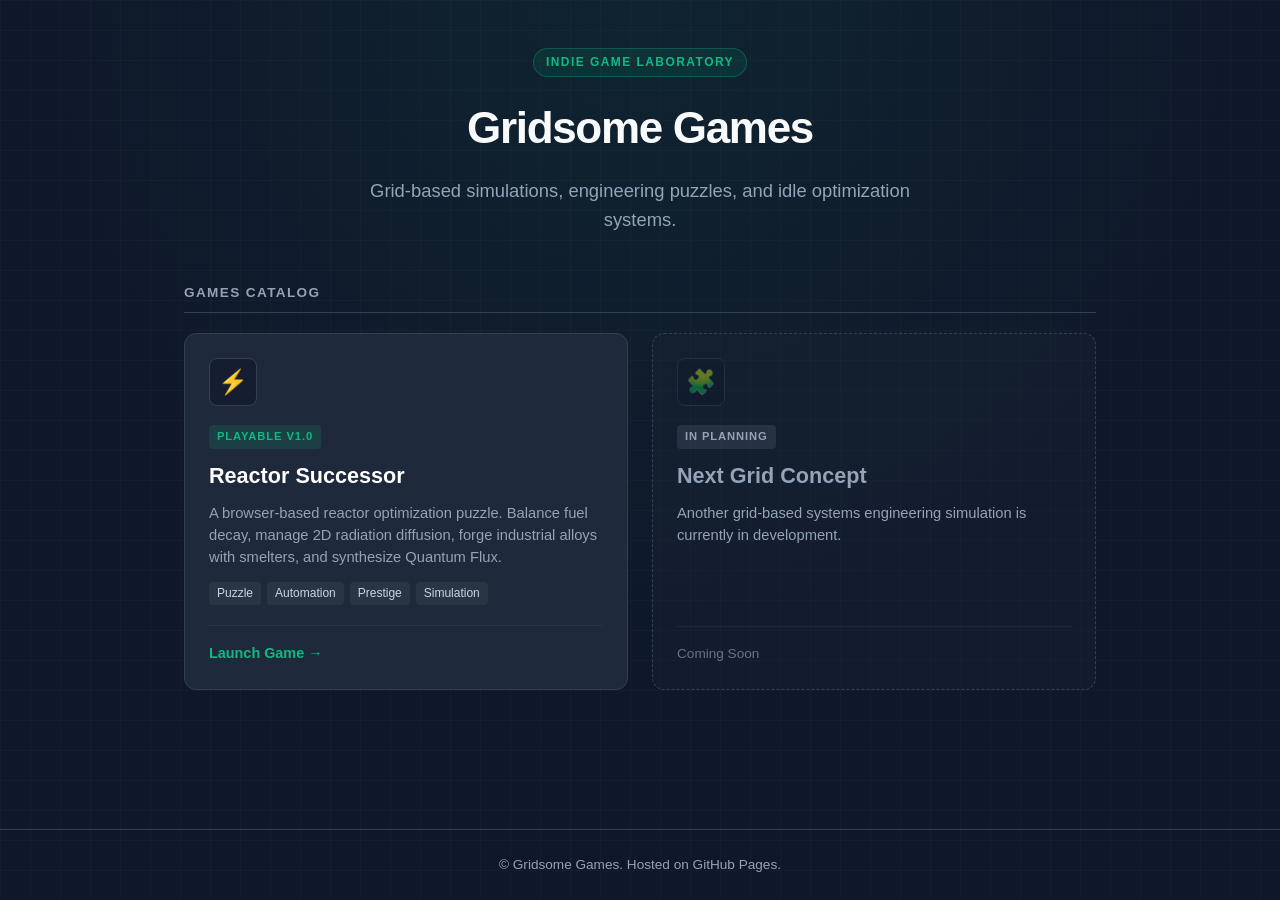
<file: index.html>
<!DOCTYPE html>
<html lang="en">
<head>
    <meta charset="UTF-8">
    <meta name="viewport" content="width=device-width, initial-scale=1.0">
    <title>Gridsome Games</title>
    <meta name="description" content="Gridsome Games — Grid-based engineering, optimization, and incremental simulations.">
    <style>
        :root {
            --bg: #0f172a;
            --surface: #1e293b;
            --surface-hover: #334155;
            --border: #334155;
            --border-hover: #475569;
            --text-primary: #f8fafc;
            --text-secondary: #94a3b8;
            --accent: #10b981;
            --accent-glow: rgba(16, 185, 129, 0.15);
            --reactor-green: #aff7b1;
            --flux-purple: #c084fc;
        }

        * {
            box-sizing: border-box;
            margin: 0;
            padding: 0;
        }

        body {
            font-family: -apple-system, BlinkMacSystemFont, "Segoe UI", Roboto, "Helvetica Neue", Arial, sans-serif;
            background-color: var(--bg);
            color: var(--text-primary);
            line-height: 1.6;
            min-height: 100vh;
            display: flex;
            flex-direction: column;
            background-image: 
                radial-gradient(circle at 50% 0%, rgba(16, 185, 129, 0.08) 0%, transparent 60%),
                linear-gradient(rgba(255, 255, 255, 0.02) 1px, transparent 1px),
                linear-gradient(90deg, rgba(255, 255, 255, 0.02) 1px, transparent 1px);
            background-size: 100% 100%, 30px 30px, 30px 30px;
        }

        .container {
            max-width: 960px;
            margin: 0 auto;
            padding: 48px 24px;
            width: 100%;
            flex: 1;
        }

        header {
            margin-bottom: 48px;
            text-align: center;
        }

        .brand-badge {
            display: inline-block;
            font-size: 0.75rem;
            font-weight: 700;
            letter-spacing: 0.12em;
            text-transform: uppercase;
            padding: 4px 12px;
            border-radius: 9999px;
            background: rgba(16, 185, 129, 0.1);
            color: var(--accent);
            border: 1px solid rgba(16, 185, 129, 0.3);
            margin-bottom: 16px;
        }

        h1 {
            font-size: 2.75rem;
            font-weight: 800;
            letter-spacing: -0.03em;
            color: var(--text-primary);
            margin-bottom: 12px;
        }

        .tagline {
            font-size: 1.15rem;
            color: var(--text-secondary);
            max-width: 600px;
            margin: 0 auto;
        }

        .section-title {
            font-size: 0.85rem;
            text-transform: uppercase;
            letter-spacing: 0.1em;
            color: var(--text-secondary);
            margin-bottom: 20px;
            font-weight: 700;
            border-bottom: 1px solid var(--border);
            padding-bottom: 8px;
        }

        .games-grid {
            display: grid;
            grid-template-columns: repeat(auto-fill, minmax(300px, 1fr));
            gap: 24px;
            margin-bottom: 48px;
        }

        .game-card {
            background-color: var(--surface);
            border: 1px solid var(--border);
            border-radius: 12px;
            padding: 24px;
            display: flex;
            flex-direction: column;
            justify-content: space-between;
            text-decoration: none;
            color: inherit;
            transition: all 0.2s ease-in-out;
            position: relative;
            overflow: hidden;
        }

        .game-card:hover {
            transform: translateY(-3px);
            border-color: var(--border-hover);
            box-shadow: 0 12px 24px -10px rgba(0, 0, 0, 0.5), 0 0 20px var(--accent-glow);
        }

        .card-top {
            margin-bottom: 20px;
        }

        .game-icon-box {
            width: 48px;
            height: 48px;
            border-radius: 8px;
            background: rgba(15, 23, 42, 0.6);
            border: 1px solid var(--border);
            display: flex;
            align-items: center;
            justify-content: center;
            font-size: 1.5rem;
            margin-bottom: 16px;
        }

        .game-status {
            font-size: 0.7rem;
            font-weight: 700;
            text-transform: uppercase;
            letter-spacing: 0.08em;
            padding: 3px 8px;
            border-radius: 4px;
            background: rgba(16, 185, 129, 0.15);
            color: var(--accent);
            display: inline-block;
            margin-bottom: 10px;
        }

        .game-title {
            font-size: 1.35rem;
            font-weight: 700;
            color: #fff;
            margin-bottom: 8px;
        }

        .game-desc {
            font-size: 0.92rem;
            color: var(--text-secondary);
            line-height: 1.5;
        }

        .tags-row {
            display: flex;
            gap: 6px;
            flex-wrap: wrap;
            margin-top: 14px;
        }

        .tag {
            font-size: 0.75rem;
            padding: 2px 8px;
            border-radius: 4px;
            background: rgba(255, 255, 255, 0.05);
            color: #cbd5e1;
        }

        .card-bottom {
            display: flex;
            align-items: center;
            justify-content: space-between;
            padding-top: 16px;
            border-top: 1px solid rgba(255, 255, 255, 0.05);
        }

        .play-link {
            font-size: 0.9rem;
            font-weight: 600;
            color: var(--accent);
            display: flex;
            align-items: center;
            gap: 6px;
        }

        /* Coming Soon / Planned Card */
        .game-card.placeholder {
            border-style: dashed;
            background: rgba(30, 41, 59, 0.3);
            cursor: default;
        }

        .game-card.placeholder:hover {
            transform: none;
            box-shadow: none;
            border-color: var(--border);
        }

        .game-card.placeholder .game-status {
            background: rgba(148, 163, 184, 0.15);
            color: var(--text-secondary);
        }

        footer {
            border-top: 1px solid var(--border);
            padding: 24px;
            text-align: center;
            font-size: 0.85rem;
            color: var(--text-secondary);
        }
    </style>
</head>
<body>
    <div class="container">
        <header>
            <span class="brand-badge">Indie Game Laboratory</span>
            <h1>Gridsome Games</h1>
            <p class="tagline">Grid-based simulations, engineering puzzles, and idle optimization systems.</p>
        </header>

        <div class="section-title">Games Catalog</div>

        <div class="games-grid">
            <!-- Game 1: Reactor Successor -->
            <a href="./Reactor Successor/" class="game-card">
                <div class="card-top">
                    <div class="game-icon-box">⚡</div>
                    <span class="game-status">Playable v1.0</span>
                    <h2 class="game-title">Reactor Successor</h2>
                    <p class="game-desc">
                        A browser-based reactor optimization puzzle. Balance fuel decay, manage 2D radiation diffusion, forge industrial alloys with smelters, and synthesize Quantum Flux.
                    </p>
                    <div class="tags-row">
                        <span class="tag">Puzzle</span>
                        <span class="tag">Automation</span>
                        <span class="tag">Prestige</span>
                        <span class="tag">Simulation</span>
                    </div>
                </div>
                <div class="card-bottom">
                    <span class="play-link">Launch Game &rarr;</span>
                </div>
            </a>

            <!-- Placeholder: Future Project -->
            <div class="game-card placeholder">
                <div class="card-top">
                    <div class="game-icon-box" style="opacity: 0.5;">🧩</div>
                    <span class="game-status">In Planning</span>
                    <h2 class="game-title" style="color: var(--text-secondary);">Next Grid Concept</h2>
                    <p class="game-desc">
                        Another grid-based systems engineering simulation is currently in development.
                    </p>
                </div>
                <div class="card-bottom">
                    <span style="font-size: 0.85rem; color: #64748b;">Coming Soon</span>
                </div>
            </div>
        </div>
    </div>

    <footer>
        <p>&copy; Gridsome Games. Hosted on GitHub Pages.</p>
    </footer>
</body>
</html>
</file>
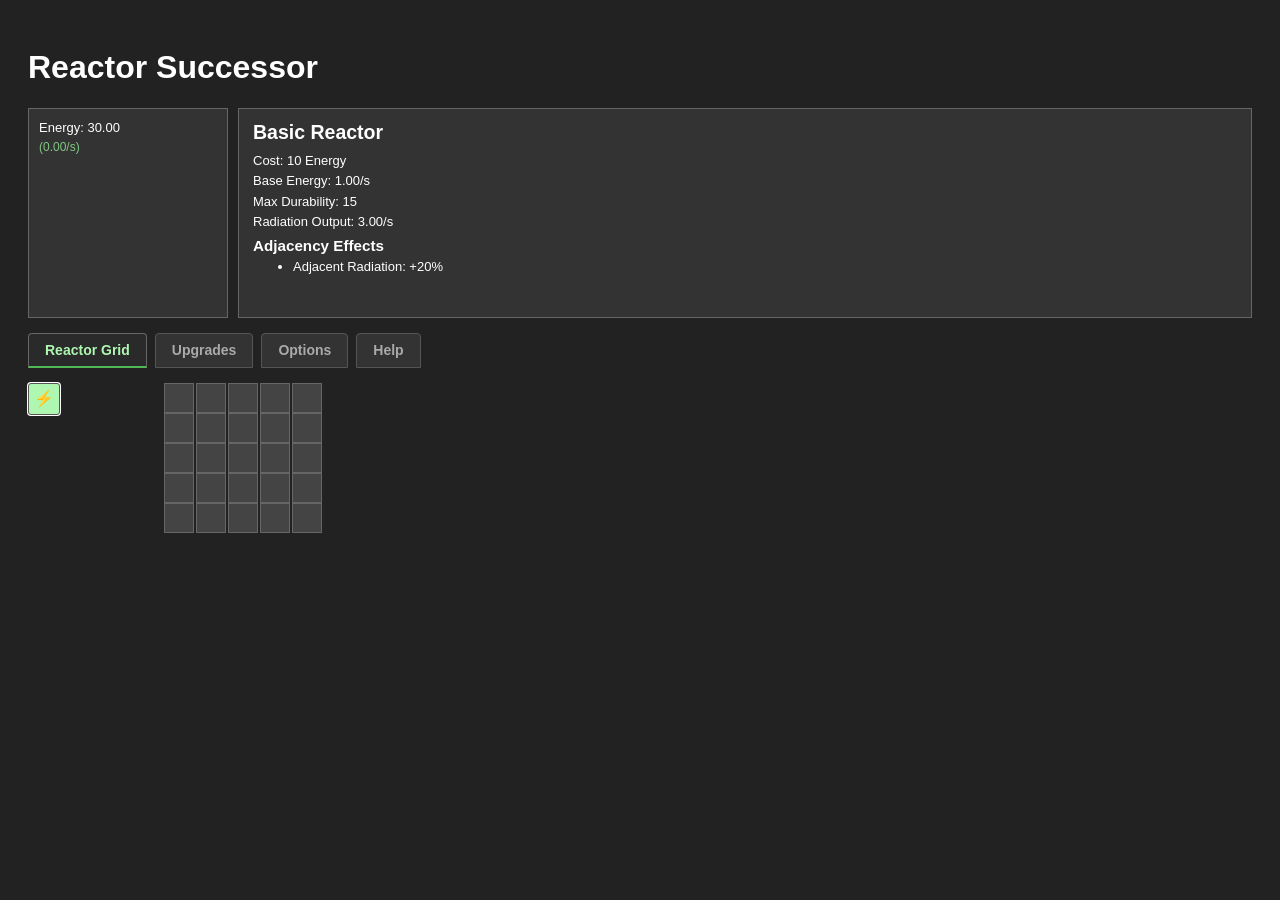
<file: Reactor Successor/index.html>
<!DOCTYPE html>
<html lang="en">
<head>
    <meta charset="UTF-8">
    <meta name="viewport" content="width=device-width, initial-scale=1.0">
    <title>Reactor Successor</title>

    <link rel="stylesheet" href="./css/style.css">

</head>
<body>
    <!-- Top Heading -->
    <h1>Reactor Successor</h1>

    <div id="infoRow">
        <div id="globalInfo">
            <div id="energy">Energy: 0</div>
            <div id="energyRate" class="stat-subtext">(+0.00/s)</div>
            <div id="alloysContainer" class="hidden">
                <div id="alloys">Alloys: 0</div>
                <div id="alloyRate" class="stat-subtext">(+0.00/s)</div>
            </div>
           <div id="autoReplaceContainer" class="hidden">
                <label id="autoReplaceLabel">
                    <input type="checkbox" id="autoReplaceMasterToggle">
                    <span>Auto-Replace (+50%)</span>
                </label>
            </div>
        </div>

        <div id="descriptionPane">
        </div>
    </div>
    <!-- View Switcher -->
    <div id="viewSwitcher">
        <button id="tabReactor" class="view-tab active-tab">Reactor Grid</button>
        <button id="tabUpgrades" class="view-tab">Upgrades</button>
        <button id="tabOptions" class="view-tab">Options</button>
        <button id="tabHelp" class="view-tab">Help</button>
    </div>
    <!-- View 1: Reactor Workspace -->
    <div id="reactorView" class="view-container">
        <div id="gameLayout">
            <div id="componentSelector"></div>
            <div id="grid"></div>
        </div>
    </div>
    <!-- View 2: Global Upgrades Panel -->
    <div id="upgradesView" class="view-container" style="display: none;">
        <div id="upgradesList"></div>
    </div>
    <!-- View 3: Help Panel -->
    <div id="helpView" class="view-container" style="display: none;">
        <div class="help-box">
            <h2>Reactor Operations Codex</h2>
            <p class="stat-subtext">Operational guide and reactor reference.</p>
            <div id="helpList"></div>
        </div>
    </div>
    <!-- View 4: Options Panel -->
    <div id="optionsView" class="view-container" style="display: none;">
        <div class="options-box">
            <h2>Game Persistence</h2>
            <p>Your game automatically saves to your browser's local storage every 15 seconds.</p>
            
            <div class="options-row">
                <button id="btnManualSave" class="opt-btn">Manual Save</button>
                <span id="saveStatus" class="save-status-text"></span>
            </div>

            <hr class="options-divider">

            <h2>Danger Zone</h2>
            <p>Erase your browser save and restart from initial scratch.</p>
            <button id="btnHardReset" class="opt-btn btn-danger">Hard Reset</button>
        </div>
    </div>
    <script type="module" src="./js/main.js"></script>
    <!-- At this point the upgrades view seems to make the componentSelector disappear as well. We'll see what I think of it. -->
</body>
</html>
</file>
<file: Reactor Successor/css/style.css>
/*
Describes the layout, definitions, colors, and sizes of the UI pieces.
*/
/* Global .hidden class just describes what hidden means, apparently. */
.hidden {display: none !important;}
body {
    font-family: Arial, sans-serif;
    background: #222;
    color: white;
    padding: 20px;
}
/* Defines visual parameters for the info row, further info pane parts below. */
#infoRow {
    display: flex;
    gap: 10px;
    margin-bottom: 15px;
}
/* 
* Description pane code
*/
/* Base panel styling common to both */
.info-panel {
    border: 1px solid #666;
    background: #333;
    padding: 10px;
    box-sizing: border-box;
    font-size: 13px;
    line-height: 1.4;
}
    /* 1. Compact Global Info: Fixed width, fixed height aligned with description pane */
    #globalInfo {
        width: 200px;
        flex: 0 0 200px; /* Does not grow, does not shrink, prevents horizontal judder */
        height: 210px;   /* Matches description pane height cleanly */
        box-sizing: border-box;
        border: 1px solid #666;
        background: #333;
        padding: 10px;
        font-size: 13px;
        line-height: 1.4;
    }
            .stat-subtext {
            font-size: 12px;
            color: #81c784;
            margin-top: 2px;
            margin-bottom: 8px;
        }

    /* 2. Expanded Description Pane with Native Two-Column Flow */
    #descriptionPane {
        flex: 1;         /* Takes all remaining width */
        height: 210px;   /* Fixed height to combat vertical judder */
        overflow-y: auto;/* Fallback scrollbar only if content exceeds 2 columns */
        box-sizing: border-box;
        border: 1px solid #666;
        background: #333;
        padding: 10px 14px;
        font-size: 13px;
        line-height: 1.4;

        /* Native CSS 2-column formatting */
        column-count: 2;
        column-gap: 24px;
        column-rule: 1px solid #444; /* Subtle divider between columns */
        column-fill: auto;
    }

    /* Ensure the title spans across both columns */
    #descriptionPane h2 {
        column-span: all;
        margin: 0 0 6px 0;
    }

    /* Prevent requirement boxes and lists from breaking awkwardly across column boundaries */
    #descriptionPane .unlock-info-box,
    #descriptionPane ul {
        break-inside: avoid;
        margin-top: 0;
    }
    /* Prevent paragraphs and list bullets from being sliced in half across columns */
    #descriptionPane p, #descriptionPane li {
        break-inside: avoid;
    }
    /* Force specific logical sections (like Adjacency) to start fresh in Column 2. */
    .column-break-before { break-before: column; }

#descriptionPane p{
    margin: 2px 0;
}
/* Removes the massive default margins from the description panes.
Remember, margin works clockwise: top, right, bottom, left.*/
#descriptionPane h2 {
    margin: 0 0 4px 0;
}

#descriptionPane h3 {
    break-after: avoid;
    margin: 4px 0 2px 0;
}
/* Defines the gameLayout. Should look into what flex means in CSS. */
#gameLayout {
    display: flex;
    align-items: flex-start;
    gap: 20px;
}
/* Description pane's definitions for upgrade/unlock requirements */
.status-locked {
    font-size: 0.75em;
    color: #e57373;
    vertical-align: middle;
}

.unlock-info-box {
    background: #2a2a2a;
    border: 1px solid #444;
    padding: 6px 8px;
    margin: 4px 0;
    border-radius: 4px;
}

.req-met {
    color: #81c784;
    font-weight: bold;
}

.req-unmet {
    color: #e57373;
    font-weight: bold;
}

.hint-unlock {
    color: #81c784;
    font-weight: bold;
    margin-top: 4px;
}

.hint-locked {
    color: #aaa;
    font-style: italic;
    margin-top: 4px;
}
/*CSS for the auto-replace button*/
#autoReplaceContainer {
    margin-top: 14px;
    padding-top: 10px;
    border-top: 1px solid #555;
}
#autoReplaceLabel {
    display: flex;
    align-items: center;
    gap: 8px;
    cursor: pointer;
    font-size: 12px;
    user-select: none;
}
/* 
* View Switcher Tabs
*/
#viewSwitcher {
    display: flex;
    gap: 8px;
    margin-bottom: 15px;
}

    .view-tab {
        background: #333;
        color: #aaa;
        border: 1px solid #555;
        padding: 8px 16px;
        font-size: 14px;
        font-weight: bold;
        cursor: pointer;
        border-radius: 4px 4px 0 0;
        transition: all 0.15s ease-in-out;
    }

    .view-tab:hover {
        background: #444;
        color: white;
    }

    .view-tab.active-tab {
        background: #2a2a2a;
        color: #aff7b1;
        border-color: #666;
        border-bottom: 2px solid #50b954;
    }
/* 
* Component selector code
*/
#componentSelector {
    width: 116px;
    flex: 0 0 116px; /* Never grows, never shrinks */
    display: flex;
    flex-direction: column;
    gap: 6px;
    align-content: start;
} 
    /* Category row: horizontal sequence of component swatches */
    .component-palette-row {
        display: flex;
        flex-direction: row;
        gap: 4px;
    }
    /* Describes the buttons in the component selector. */
    #componentSelector button {
        width: 32px;
        height: 32px;
        padding: 0;
        margin: 0;
        border: 1px solid #555;
        border-radius: 3px;
        cursor: pointer;
        display: flex;
        align-items: center;
        justify-content: center;
        font-size: 16px; /* Sized for legible Unicode glyphs */
        line-height: 1;
        box-sizing: border-box;
        transition: transform 0.05s ease, border-color 0.1s ease;
    }
    /* Shows which component in component selector is currently selected by the player. */
    .selected-component {
        box-shadow: 0 0 0 1px white;
    }
    /* Locked: muted background with centered lock icon */
    .locked-component {
        background-color: #333 !important;
        color: #888;
        border: 1px dashed #666 !important;
        opacity: 0.6;
    }

    .locked-component:hover {
        opacity: 1;
        border-color: #aaa !important;
    }

    .unlockable-component {
        border: 2px solid #50b954 !important;
        color: #aff7b1;
        background-color: #1e3d20 !important;
        opacity: 1;
        /* animation: unlockPulse 1.5s infinite alternate; */ /* Love the idea of this, but it's distracting the way it's implemented here. Maybe we can get a pulse or something upon unlock if there isn't one. I'll keep this here so I know it's possible. */
    }
    /* Interesting, this describes the unlock pulse immediately above. Could definitely come in handy for feedback on components working or not, very interesting. */
    /* @keyframes unlockPulse {
        from { box-shadow: 0 0 2px #50b954; }
        to { box-shadow: 0 0 8px #aff7b1; }
    } */
    /* Desribes how to show the grid. Changing the px in columns has to align with tile code immediately below. */
#grid {
    display: grid;
    grid-template-columns: repeat(5, 30px);
    column-gap: 2px;
    row-gap: 0px;
}
    /* Describes each tile in the grid. Closely related to the grid code above. */
    .tile {
        width: 30px;
        height: 30px;
        box-sizing: border-box; /* Added due to box-shifing bug: full rows of components shifted the box two pixels. */
        border: 1px solid #666;
        background: #444;
        cursor: pointer;
        position: relative;
        overflow: hidden;
    }
    /* Gives a nice little reaction for the player hovering over a tile. */
    .tile:hover {
        border-color: white;
    }
    /* Ghost tiles hint and badge definitions*/
    .ghost-badge {
        color: #ffd54f;
        font-size: 0.8em;
    }

    .ghost-hint {
        color: #ffd54f;
        margin: 6px 0;
    }
    /* Specifically used in the description pane to gray out the hint.*/
    .cancel-hint {
        color: #aaa;
    }

    .pane-divider {
        border: 0;
        border-top: 1px solid #555;
        margin: 6px 0;
    }
    /* Ghost tiles treated a little differently*/
    .tile.tile-ghost {
        opacity: 0.45;
        border: 1px dashed #aaa;
        display: flex;
        align-items: center;
        justify-content: center;
        font-size: 14px;
        box-sizing: border-box;
    }
    .tile.tile-ghost:hover {
        opacity: 0.75;
        border-color: #ffd54f;
    }
    /* Durability bar hopefully in each tile of the reactor. */
    .durability-bar-container {
        position: absolute;
        left: 0;
        bottom: 0;
        width: 100%;
        height: 6px;
        background-color: #222;
    }

    .durability-bar {
        height: 100%;
        display: block;
        background-color: lime;
    }
    /* Radiation Status Bar (Vertical, Right Side) definition.*/
    .radiation-bar-container {
        position: absolute;
        right: 2px;
        top: 2px;
        bottom: 2px;
        width: 6px;
        background-color: #222;
        border-radius: 3px;
        overflow: hidden;
    }

    .radiation-bar{
        position: absolute;
        bottom: 0;
        width: 100%;
        background-color: #77e6fd;
        transition: height 0.1s linear;
    }
    /* This doesn't seem to do anything. */
    .reactor {
        background-color: limegreen;
    }
/* 
* Upgrades View Layout & Cards
*/
#upgradesView {
    width: 100%;
}

    #upgradesList {
        display: flex;
        flex-direction: row;
        gap: 12px; /* Gap between columns */
    }
    /* Reserved placeholder slot for empty upgrade columns (prevents layout shift) */
    .upgrade-column-empty {
        opacity: 0.3;
        pointer-events: none;
    }

    .upgrade-btn-placeholder {
        width: 44px;
        height: 44px;
        border: 1px dashed #555;
        border-radius: 4px;
        box-sizing: border-box;
    }

    .upgrade-column {
        display: flex;
        flex-direction: column;
        gap: 8px; /* Gap between upgrade buttons within a column */
    }

    .upgrade-btn {
        position: relative;
        width: 44px;
        height: 44px;
        padding: 0;
        margin: 0;
        background: #2a2a2a;
        border: 2px solid #555;
        border-radius: 4px;
        cursor: pointer;
        display: flex;
        align-items: center;
        justify-content: center;
        font-size: 16px;
        box-sizing: border-box;
        transition: transform 0.05s ease, border-color 0.1s ease, background 0.1s ease;
    }

    .upgrade-btn:hover:not(:disabled) {
        border-color: #fff !important;
    }
    /* Affordability & Level states */
    .upgrade-btn.affordable {
        border-color: #50b954;
    }

    .upgrade-btn.unaffordable {
        opacity: 0.55;
        border-color: #555;
    }

    .upgrade-btn.maxed {
        border-color: #ffd54f;
        cursor: default;
        opacity: 0.85;
    }

    .upgrade-btn:disabled {
        cursor: not-allowed;
    }

    /* Tiny level badge in the bottom-right corner */
    .upgrade-lvl-badge {
        position: absolute;
        right: 2px;
        bottom: 2px;
        font-size: 9px;
        line-height: 1;
        font-weight: bold;
        color: #aff7b1;
        background: rgba(0, 0, 0, 0.7);
        padding: 1px 2px;
        border-radius: 2px;
        pointer-events: none;
    }

    .upgrade-lvl-badge.maxed {
        color: #ffd54f;
    }

    /* Target component swatch accent inside upgrade button */
    .upgrade-component-swatch {
        position: absolute;
        top: 2px;
        left: 2px;
        width: 8px;
        height: 8px;
        border-radius: 1px;
        border: 1px solid rgba(0,0,0,0.5);
        pointer-events: none;
    }
/* 
* Help Panel
*/
.help-box {
    background: #333;
    border: 1px solid #666;
    padding: 16px 20px;
    max-width: 800px;
}

.help-box h2 {
    margin: 0 0 4px 0;
}

#helpList {
    display: flex;
    flex-direction: column;
    gap: 12px;
    margin-top: 14px;
}

    /* Individual Help Card */
    .help-card {
        background: #2a2a2a;
        border: 1px solid #444;
        border-radius: 4px;
        padding: 12px 14px;
    }

    .help-card-header {
        display: flex;
        justify-content: space-between;
        align-items: center;
        margin-bottom: 6px;
    }

    .help-card-title {
        font-size: 15px;
        font-weight: bold;
        color: #fff;
        margin: 0;
    }

    .help-tag {
        font-size: 11px;
        padding: 2px 6px;
        border-radius: 3px;
        background: #444;
        color: #bbb;
        text-transform: uppercase;
        letter-spacing: 0.5px;
    }

    .help-card p {
        margin: 4px 0;
        font-size: 13px;
        line-height: 1.5;
        color: #ddd;
    }

    .help-card ul {
        margin: 6px 0 2px 18px;
        padding: 0;
        font-size: 13px;
        line-height: 1.5;
        color: #ccc;
    }

    /* Locked / Progressive Reveal Teaser Card */
    .help-card-locked {
        background: #252525;
        border: 1px dashed #444;
        opacity: 0.65;
    }

    .help-card-locked .help-card-title {
        color: #888;
    }

    .help-card-locked .help-tag {
        background: #3a2a2a;
        color: #e57373;
    }

    .help-card-locked p {
        color: #777;
        font-style: italic;
    }

/* 
* Options View Layout & Buttons
*/
#optionsView {
    width: 100%;
    max-width: 600px;
}

    .options-box {
        background: #333;
        border: 1px solid #666;
        padding: 16px 20px;
        border-radius: 4px;
    }

    .options-box h2 {
        margin: 0 0 8px 0;
        font-size: 16px;
        color: #aff7b1;
    }

    .options-box p {
        font-size: 13px;
        color: #bbb;
        margin: 0 0 12px 0;
    }

    .options-row {
        display: flex;
        align-items: center;
        gap: 12px;
    }

    .opt-btn {
        background: #2a2a2a;
        color: white;
        border: 1px solid #666;
        padding: 8px 16px;
        font-size: 13px;
        font-weight: bold;
        cursor: pointer;
        border-radius: 4px;
        transition: all 0.15s ease;
    }

    .opt-btn:hover {
        background: #444;
        border-color: #aff7b1;
    }

    .opt-btn.btn-danger {
        border-color: #e57373;
        color: #e57373;
    }

    .opt-btn.btn-danger:hover {
        background: #4a1c1c;
        border-color: #ff5252;
        color: #fff;
    }

    .options-divider {
        border: 0;
        border-top: 1px solid #444;
        margin: 18px 0;
    }

    .save-status-text {
        font-size: 12px;
        color: #81c784;
        font-style: italic;
    }
</file>
